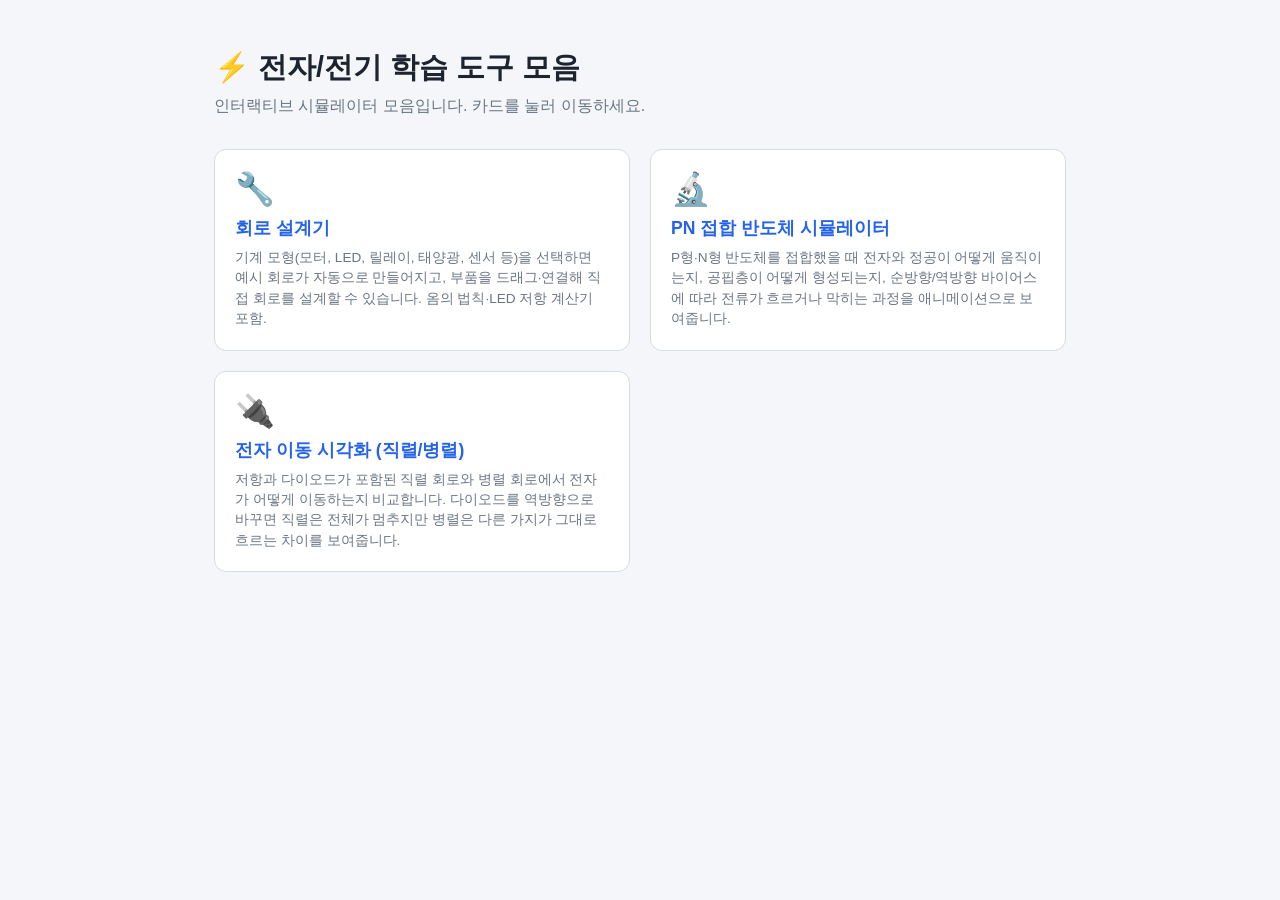
<file: index.html>
<!DOCTYPE html>
<html lang="ko">
<head>
<meta charset="UTF-8">
<meta name="viewport" content="width=device-width, initial-scale=1.0">
<title>newspring — 전자/전기 학습 도구 모음</title>
<link rel="stylesheet" href="assets/hub.css">
</head>
<body>
<div class="hub">
  <h1>⚡ 전자/전기 학습 도구 모음</h1>
  <p class="lead">인터랙티브 시뮬레이터 모음입니다. 카드를 눌러 이동하세요.</p>

  <div class="card-grid">
    <a class="card" href="circuit.html">
      <div class="card-icon">🔧</div>
      <h2>회로 설계기</h2>
      <p>기계 모형(모터, LED, 릴레이, 태양광, 센서 등)을 선택하면 예시 회로가 자동으로 만들어지고, 부품을 드래그·연결해 직접 회로를 설계할 수 있습니다. 옴의 법칙·LED 저항 계산기 포함.</p>
    </a>
    <a class="card" href="pn-junction.html">
      <div class="card-icon">🔬</div>
      <h2>PN 접합 반도체 시뮬레이터</h2>
      <p>P형·N형 반도체를 접합했을 때 전자와 정공이 어떻게 움직이는지, 공핍층이 어떻게 형성되는지, 순방향/역방향 바이어스에 따라 전류가 흐르거나 막히는 과정을 애니메이션으로 보여줍니다.</p>
    </a>
    <a class="card" href="electron-flow.html">
      <div class="card-icon">🔌</div>
      <h2>전자 이동 시각화 (직렬/병렬)</h2>
      <p>저항과 다이오드가 포함된 직렬 회로와 병렬 회로에서 전자가 어떻게 이동하는지 비교합니다. 다이오드를 역방향으로 바꾸면 직렬은 전체가 멈추지만 병렬은 다른 가지가 그대로 흐르는 차이를 보여줍니다.</p>
    </a>
  </div>
</div>
</body>
</html>
</file>
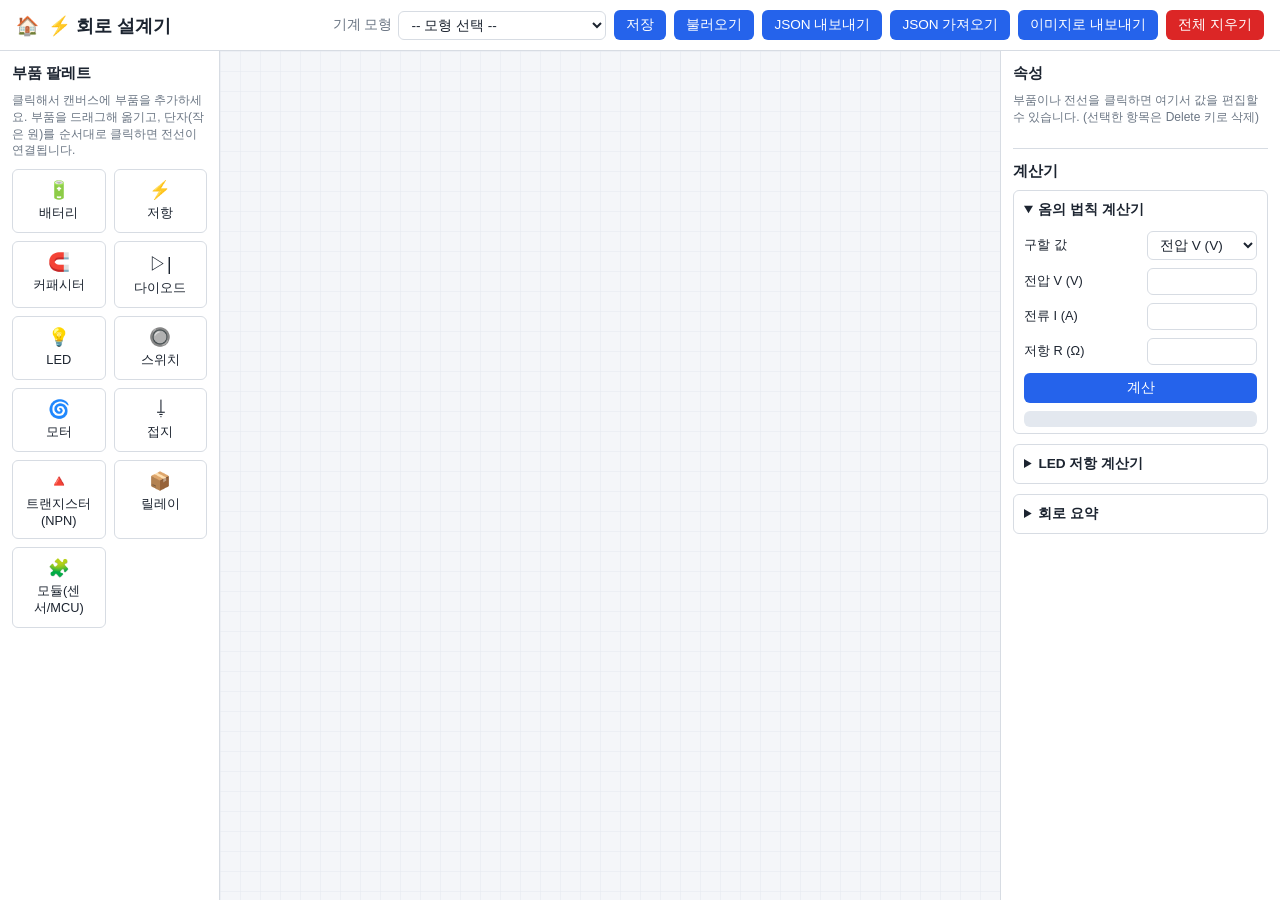
<file: circuit.html>
<!DOCTYPE html>
<html lang="ko">
<head>
<meta charset="UTF-8">
<meta name="viewport" content="width=device-width, initial-scale=1.0">
<title>회로 설계기 — 기계 모형 기반 회로 설계 도구</title>
<link rel="stylesheet" href="assets/style.css">
</head>
<body>
<div class="app">

  <header class="app-header">
    <h1><a href="index.html" class="home-link" title="홈으로">🏠</a> ⚡ 회로 설계기</h1>
    <div class="header-controls">
      <label class="field-inline">
        기계 모형
        <select id="machine-select">
          <option value="">-- 모형 선택 --</option>
          <option value="motor">DC 모터 구동 회로</option>
          <option value="led">LED 표시 회로</option>
          <option value="relay">릴레이 부하 구동 회로</option>
          <option value="solar">태양광 충전 회로</option>
          <option value="sensor">센서-MCU 인터페이스 회로</option>
          <option value="blank">빈 캔버스</option>
        </select>
      </label>
      <button id="btn-save">저장</button>
      <button id="btn-load">불러오기</button>
      <button id="btn-export-json">JSON 내보내기</button>
      <button id="btn-import-json">JSON 가져오기</button>
      <input type="file" id="file-import" accept="application/json" hidden>
      <button id="btn-export-svg">이미지로 내보내기</button>
      <button id="btn-clear" class="danger">전체 지우기</button>
    </div>
  </header>

  <div class="app-main">

    <aside class="palette">
      <h2>부품 팔레트</h2>
      <p class="hint">클릭해서 캔버스에 부품을 추가하세요. 부품을 드래그해 옮기고, 단자(작은 원)를 순서대로 클릭하면 전선이 연결됩니다.</p>
      <div class="palette-grid" id="palette-grid"></div>
    </aside>

    <main class="canvas-wrap" id="canvas-wrap">
      <svg id="canvas" viewBox="0 0 1400 900" preserveAspectRatio="xMinYMin meet">
        <defs>
          <pattern id="grid" width="20" height="20" patternUnits="userSpaceOnUse">
            <path d="M 20 0 L 0 0 0 20" fill="none" stroke="var(--grid-line)" stroke-width="1"/>
          </pattern>
          <marker id="arrow" markerWidth="6" markerHeight="6" refX="3" refY="3" orient="auto">
            <path d="M0,0 L6,3 L0,6 Z" fill="currentColor"/>
          </marker>
        </defs>
        <rect x="0" y="0" width="1400" height="900" fill="url(#grid)"/>
        <g id="wires-layer"></g>
        <g id="components-layer"></g>
      </svg>
    </main>

    <aside class="side-panel" id="side-panel">
      <div id="properties-panel">
        <h2>속성</h2>
        <p class="hint">부품이나 전선을 클릭하면 여기서 값을 편집할 수 있습니다. (선택한 항목은 Delete 키로 삭제)</p>
      </div>
      <div id="calculators-panel">
        <h2>계산기</h2>

        <details open>
          <summary>옴의 법칙 계산기</summary>
          <div class="calc-body">
            <label>구할 값
              <select id="ohm-target">
                <option value="V">전압 V (V)</option>
                <option value="I">전류 I (A)</option>
                <option value="R">저항 R (Ω)</option>
              </select>
            </label>
            <label>전압 V (V) <input type="number" id="ohm-v" step="any"></label>
            <label>전류 I (A) <input type="number" id="ohm-i" step="any"></label>
            <label>저항 R (Ω) <input type="number" id="ohm-r" step="any"></label>
            <button id="ohm-calc">계산</button>
            <div class="calc-result" id="ohm-result"></div>
          </div>
        </details>

        <details>
          <summary>LED 저항 계산기</summary>
          <div class="calc-body">
            <label>공급 전압 Vs (V) <input type="number" id="led-vs" value="9" step="any"></label>
            <label>LED 순방향전압 Vf (V) <input type="number" id="led-vf" value="2" step="any"></label>
            <label>목표 전류 If (mA) <input type="number" id="led-if" value="20" step="any"></label>
            <button id="led-calc">계산</button>
            <div class="calc-result" id="led-result"></div>
          </div>
        </details>

        <details>
          <summary>회로 요약</summary>
          <div class="calc-body" id="circuit-summary">부품이 없습니다.</div>
        </details>
      </div>
    </aside>

  </div>
</div>
<script src="assets/app.js"></script>
</body>
</html>
</file>
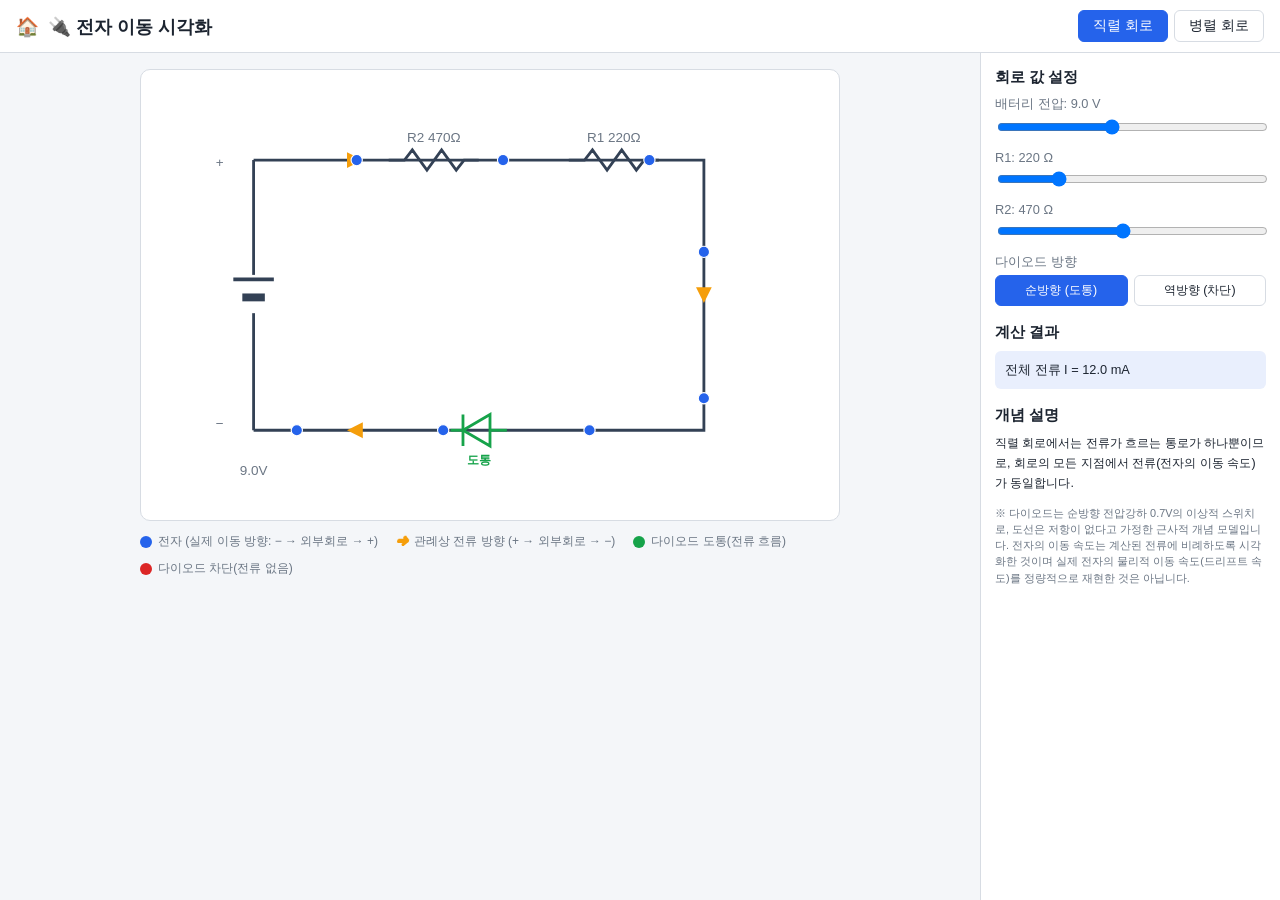
<file: electron-flow.html>
<!DOCTYPE html>
<html lang="ko">
<head>
<meta charset="UTF-8">
<meta name="viewport" content="width=device-width, initial-scale=1.0">
<title>전자 이동 시각화 — 직렬/병렬 회로 (저항·다이오드)</title>
<link rel="stylesheet" href="assets/electron-flow.css">
</head>
<body>
<div class="app">

  <header class="app-header">
    <h1><a href="index.html" class="home-link" title="홈으로">🏠</a> 🔌 전자 이동 시각화</h1>
    <div class="mode-tabs">
      <button id="tab-series" class="tab active">직렬 회로</button>
      <button id="tab-parallel" class="tab">병렬 회로</button>
    </div>
  </header>

  <div class="app-main">

    <main class="stage">
      <svg id="circuit-svg" viewBox="0 0 620 400" preserveAspectRatio="xMidYMin meet">
        <g id="static-layer"></g>
        <g id="electrons-layer"></g>
      </svg>

      <div class="legend">
        <span class="legend-item"><i class="dot electron"></i>전자 (실제 이동 방향: − → 외부회로 → +)</span>
        <span class="legend-item"><i class="arrow-swatch orange">➜</i>관례상 전류 방향 (+ → 외부회로 → −)</span>
        <span class="legend-item"><i class="dot conducting"></i>다이오드 도통(전류 흐름)</span>
        <span class="legend-item"><i class="dot blocking"></i>다이오드 차단(전류 없음)</span>
      </div>
    </main>

    <aside class="side-panel">
      <h2>회로 값 설정</h2>
      <div class="control-row">
        <label for="v-slider">배터리 전압: <span id="v-value">9.0 V</span></label>
        <input type="range" id="v-slider" min="1" max="20" step="0.5" value="9">
      </div>
      <div class="control-row">
        <label for="r1-slider">R1: <span id="r1-value">220 Ω</span></label>
        <input type="range" id="r1-slider" min="10" max="1000" step="10" value="220">
      </div>
      <div class="control-row">
        <label for="r2-slider">R2: <span id="r2-value">470 Ω</span></label>
        <input type="range" id="r2-slider" min="10" max="1000" step="10" value="470">
      </div>
      <div class="control-row">
        <label>다이오드 방향</label>
        <div class="btn-toggle">
          <button id="btn-forward" class="active">순방향 (도통)</button>
          <button id="btn-reverse">역방향 (차단)</button>
        </div>
      </div>

      <h2>계산 결과</h2>
      <div id="result-panel" class="info-panel"></div>

      <h2>개념 설명</h2>
      <div id="explain-panel" class="explain-panel"></div>

      <p class="disclaimer">※ 다이오드는 순방향 전압강하 0.7V의 이상적 스위치로, 도선은 저항이 없다고 가정한 근사적 개념 모델입니다. 전자의 이동 속도는 계산된 전류에 비례하도록 시각화한 것이며 실제 전자의 물리적 이동 속도(드리프트 속도)를 정량적으로 재현한 것은 아닙니다.</p>
    </aside>

  </div>
</div>
<script src="assets/electron-flow.js"></script>
</body>
</html>
</file>
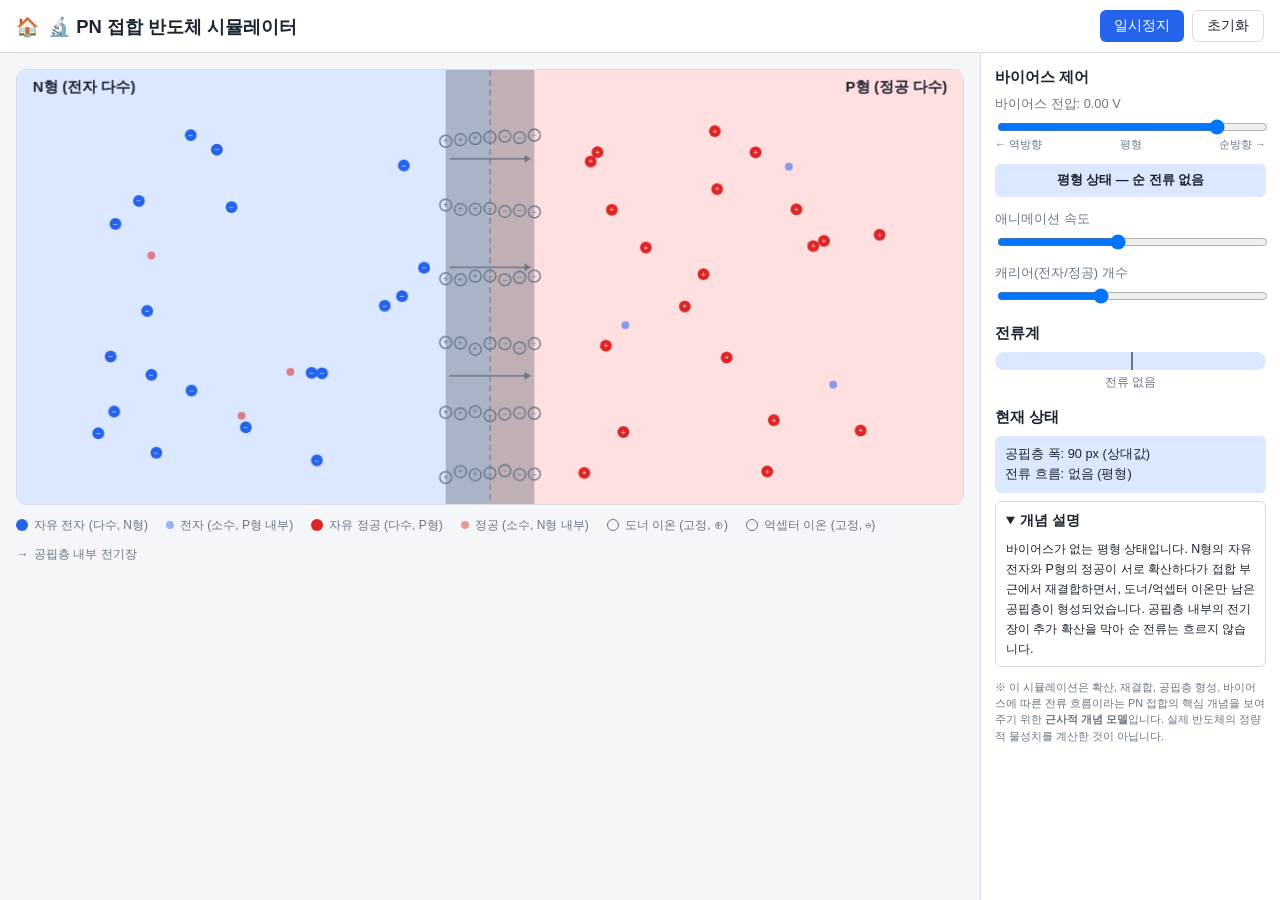
<file: pn-junction.html>
<!DOCTYPE html>
<html lang="ko">
<head>
<meta charset="UTF-8">
<meta name="viewport" content="width=device-width, initial-scale=1.0">
<title>PN 접합 반도체 시뮬레이터 — 전자/정공의 움직임</title>
<link rel="stylesheet" href="assets/pn-junction.css">
</head>
<body>
<div class="app">

  <header class="app-header">
    <h1><a href="index.html" class="home-link" title="홈으로">🏠</a> 🔬 PN 접합 반도체 시뮬레이터</h1>
    <div class="header-controls">
      <button id="btn-play">일시정지</button>
      <button id="btn-reset" class="secondary">초기화</button>
    </div>
  </header>

  <div class="app-main">

    <main class="stage">
      <canvas id="pn-canvas" width="960" height="440"></canvas>

      <div class="legend">
        <span class="legend-item"><i class="dot electron"></i>자유 전자 (다수, N형)</span>
        <span class="legend-item"><i class="dot electron minor"></i>전자 (소수, P형 내부)</span>
        <span class="legend-item"><i class="dot hole"></i>자유 정공 (다수, P형)</span>
        <span class="legend-item"><i class="dot hole minor"></i>정공 (소수, N형 내부)</span>
        <span class="legend-item"><i class="dot ion-plus"></i>도너 이온 (고정, ⊕)</span>
        <span class="legend-item"><i class="dot ion-minus"></i>억셉터 이온 (고정, ⊖)</span>
        <span class="legend-item"><i class="arrow-swatch">→</i>공핍층 내부 전기장</span>
      </div>
    </main>

    <aside class="side-panel">
      <h2>바이어스 제어</h2>
      <div class="control-row">
        <label for="bias-slider">바이어스 전압: <span id="bias-value">0.00 V</span></label>
        <input type="range" id="bias-slider" min="-5" max="1" step="0.05" value="0">
        <div class="bias-scale">
          <span>← 역방향</span><span>평형</span><span>순방향 →</span>
        </div>
      </div>
      <div id="state-badge" class="state-badge equilibrium">평형 상태 — 순 전류 없음</div>

      <div class="control-row">
        <label for="speed-slider">애니메이션 속도</label>
        <input type="range" id="speed-slider" min="0.2" max="2" step="0.1" value="1">
      </div>
      <div class="control-row">
        <label for="density-slider">캐리어(전자/정공) 개수</label>
        <input type="range" id="density-slider" min="8" max="40" step="2" value="20">
      </div>

      <h2>전류계</h2>
      <div class="meter-track">
        <div class="meter-zero"></div>
        <div id="meter-fill" class="meter-fill"></div>
      </div>
      <div id="meter-label" class="meter-label">전류 없음</div>

      <h2>현재 상태</h2>
      <div id="info-panel" class="info-panel">
        공핍층 폭: <span id="info-width">-</span><br>
        전류 흐름: <span id="info-current">-</span>
      </div>

      <details open>
        <summary>개념 설명</summary>
        <div id="explain-panel" class="explain-panel"></div>
      </details>

      <p class="disclaimer">※ 이 시뮬레이션은 확산, 재결합, 공핍층 형성, 바이어스에 따른 전류 흐름이라는 PN 접합의 핵심 개념을 보여주기 위한 <b>근사적 개념 모델</b>입니다. 실제 반도체의 정량적 물성치를 계산한 것이 아닙니다.</p>
    </aside>

  </div>
</div>
<script src="assets/pn-junction.js"></script>
</body>
</html>
</file>
<file: assets/hub.css>
:root {
  --bg: #f4f6f9;
  --panel-bg: #ffffff;
  --border: #d7dce3;
  --text: #1c2430;
  --muted: #6b7684;
  --accent: #2563eb;
}

@media (prefers-color-scheme: dark) {
  :root {
    --bg: #12161c;
    --panel-bg: #1a2029;
    --border: #2b3340;
    --text: #e6eaf0;
    --muted: #93a0b0;
    --accent: #4d8dff;
  }
}

* { box-sizing: border-box; }

html, body {
  margin: 0;
  min-height: 100%;
  background: var(--bg);
  color: var(--text);
  font-family: "Segoe UI", "Malgun Gothic", -apple-system, BlinkMacSystemFont, sans-serif;
}

.hub {
  max-width: 900px;
  margin: 0 auto;
  padding: 48px 24px 64px;
}

.hub h1 {
  font-size: 1.8rem;
  margin: 0 0 8px;
}

.lead {
  color: var(--muted);
  margin: 0 0 32px;
}

.card-grid {
  display: grid;
  grid-template-columns: repeat(auto-fit, minmax(280px, 1fr));
  gap: 20px;
}

.card {
  display: block;
  background: var(--panel-bg);
  border: 1px solid var(--border);
  border-radius: 12px;
  padding: 20px;
  text-decoration: none;
  color: var(--text);
  transition: transform 0.15s ease, border-color 0.15s ease;
}

.card:hover {
  transform: translateY(-2px);
  border-color: var(--accent);
}

.card-icon {
  font-size: 2rem;
  margin-bottom: 8px;
}

.card h2 {
  font-size: 1.1rem;
  margin: 0 0 8px;
  color: var(--accent);
}

.card p {
  font-size: 0.85rem;
  line-height: 1.5;
  color: var(--muted);
  margin: 0;
}
</file>
<file: assets/style.css>
:root {
  --bg: #f4f6f9;
  --panel-bg: #ffffff;
  --border: #d7dce3;
  --text: #1c2430;
  --muted: #6b7684;
  --accent: #2563eb;
  --accent-hover: #1d4ed8;
  --danger: #dc2626;
  --danger-hover: #b91c1c;
  --grid-line: #e3e8ef;
  --component: #1c2430;
  --component-selected: #2563eb;
  --wire: #334155;
  --wire-selected: #2563eb;
}

@media (prefers-color-scheme: dark) {
  :root {
    --bg: #12161c;
    --panel-bg: #1a2029;
    --border: #2b3340;
    --text: #e6eaf0;
    --muted: #93a0b0;
    --accent: #4d8dff;
    --accent-hover: #6ea0ff;
    --danger: #f16565;
    --danger-hover: #ff8080;
    --grid-line: #232b36;
    --component: #e6eaf0;
    --component-selected: #4d8dff;
    --wire: #b7c1cd;
    --wire-selected: #4d8dff;
  }
}

* { box-sizing: border-box; }

html, body {
  margin: 0;
  height: 100%;
  background: var(--bg);
  color: var(--text);
  font-family: "Segoe UI", "Malgun Gothic", -apple-system, BlinkMacSystemFont, sans-serif;
}

.app {
  display: flex;
  flex-direction: column;
  height: 100vh;
}

.app-header {
  display: flex;
  flex-wrap: wrap;
  align-items: center;
  justify-content: space-between;
  gap: 12px;
  padding: 10px 16px;
  background: var(--panel-bg);
  border-bottom: 1px solid var(--border);
}

.app-header h1 {
  font-size: 1.15rem;
  margin: 0;
  white-space: nowrap;
}

.home-link {
  text-decoration: none;
  margin-right: 4px;
}

.header-controls {
  display: flex;
  flex-wrap: wrap;
  gap: 8px;
  align-items: center;
}

.field-inline {
  display: flex;
  align-items: center;
  gap: 6px;
  font-size: 0.85rem;
  color: var(--muted);
}

select, input[type="number"], input[type="text"] {
  background: var(--panel-bg);
  color: var(--text);
  border: 1px solid var(--border);
  border-radius: 6px;
  padding: 5px 8px;
  font-size: 0.85rem;
}

button {
  background: var(--accent);
  color: #fff;
  border: none;
  border-radius: 6px;
  padding: 6px 12px;
  font-size: 0.85rem;
  cursor: pointer;
  transition: background 0.15s ease;
}

button:hover { background: var(--accent-hover); }

button.danger { background: var(--danger); }
button.danger:hover { background: var(--danger-hover); }

button.secondary {
  background: transparent;
  color: var(--text);
  border: 1px solid var(--border);
}
button.secondary:hover { background: var(--grid-line); }

.app-main {
  flex: 1;
  display: flex;
  min-height: 0;
}

.palette {
  width: 220px;
  flex: none;
  background: var(--panel-bg);
  border-right: 1px solid var(--border);
  padding: 12px;
  overflow-y: auto;
}

.palette h2, .side-panel h2 {
  font-size: 0.95rem;
  margin: 0 0 8px;
}

.hint {
  font-size: 0.75rem;
  color: var(--muted);
  line-height: 1.4;
  margin: 0 0 10px;
}

.palette-grid {
  display: grid;
  grid-template-columns: 1fr 1fr;
  gap: 8px;
}

.palette-grid button {
  background: var(--panel-bg);
  color: var(--text);
  border: 1px solid var(--border);
  padding: 10px 6px;
  font-size: 0.8rem;
  display: flex;
  flex-direction: column;
  align-items: center;
  gap: 4px;
}

.palette-grid button:hover {
  border-color: var(--accent);
  color: var(--accent);
  background: var(--grid-line);
}

.palette-grid .sym {
  font-size: 1.1rem;
}

.canvas-wrap {
  flex: 1;
  overflow: auto;
  background: var(--bg);
}

#canvas {
  display: block;
  width: 1400px;
  height: 900px;
  color: var(--component);
}

.component .value-label, .pin-label {
  fill: var(--muted);
  font-size: 11px;
}

.sym-text {
  fill: var(--component);
  font-size: 12px;
  font-weight: 600;
}

.component path, .component line, .component circle, .component rect {
  stroke: currentColor;
  fill: none;
  stroke-width: 2;
}

.component.selected {
  color: var(--component-selected);
}
.component.selected rect, .component.selected circle {
  filter: drop-shadow(0 0 2px var(--component-selected));
}

.terminal {
  fill: var(--panel-bg);
  stroke: var(--wire);
  stroke-width: 1.5;
  cursor: crosshair;
}
.terminal:hover {
  fill: var(--accent);
  stroke: var(--accent);
}
.terminal.pending {
  fill: var(--danger);
  stroke: var(--danger);
}

.wire {
  stroke: var(--wire);
  stroke-width: 2;
  fill: none;
  cursor: pointer;
}
.wire:hover {
  stroke: var(--accent);
}
.wire.selected {
  stroke: var(--wire-selected);
  stroke-dasharray: 5 3;
}

.component-body {
  cursor: grab;
}
.component-body:active {
  cursor: grabbing;
}

.side-panel {
  width: 280px;
  flex: none;
  background: var(--panel-bg);
  border-left: 1px solid var(--border);
  padding: 12px;
  overflow-y: auto;
}

#properties-panel {
  border-bottom: 1px solid var(--border);
  padding-bottom: 12px;
  margin-bottom: 12px;
}

.prop-row {
  display: flex;
  flex-direction: column;
  gap: 3px;
  margin-bottom: 10px;
  font-size: 0.8rem;
  color: var(--muted);
}

.prop-row input {
  font-size: 0.9rem;
}

details {
  border: 1px solid var(--border);
  border-radius: 6px;
  margin-bottom: 10px;
  padding: 6px 10px;
}

summary {
  cursor: pointer;
  font-size: 0.85rem;
  font-weight: 600;
  padding: 4px 0;
}

.calc-body {
  display: flex;
  flex-direction: column;
  gap: 8px;
  padding-top: 8px;
  font-size: 0.8rem;
}

.calc-body label {
  display: flex;
  justify-content: space-between;
  align-items: center;
  gap: 8px;
}

.calc-body input, .calc-body select {
  width: 110px;
}

.calc-result {
  background: var(--grid-line);
  border-radius: 6px;
  padding: 8px;
  font-size: 0.8rem;
  white-space: pre-line;
  min-height: 1.2em;
}

#circuit-summary {
  font-size: 0.8rem;
  line-height: 1.6;
  color: var(--text);
}

@media (max-width: 900px) {
  .app-main { flex-direction: column; }
  .palette, .side-panel { width: 100%; border: none; border-bottom: 1px solid var(--border); }
  .palette-grid { grid-template-columns: repeat(4, 1fr); }
}
</file>
<file: assets/electron-flow.css>
:root {
  --bg: #f4f6f9;
  --panel-bg: #ffffff;
  --border: #d7dce3;
  --text: #1c2430;
  --muted: #6b7684;
  --accent: #2563eb;
  --accent-hover: #1d4ed8;
  --wire: #334155;
  --electron: #2563eb;
  --conducting: #16a34a;
  --blocking: #dc2626;
  --current-arrow: #f59e0b;
}

@media (prefers-color-scheme: dark) {
  :root {
    --bg: #12161c;
    --panel-bg: #1a2029;
    --border: #2b3340;
    --text: #e6eaf0;
    --muted: #93a0b0;
    --accent: #4d8dff;
    --accent-hover: #6ea0ff;
    --wire: #b7c1cd;
    --electron: #5b9dff;
    --conducting: #4ade80;
    --blocking: #f87171;
    --current-arrow: #fbbf24;
  }
}

* { box-sizing: border-box; }

html, body {
  margin: 0;
  height: 100%;
  background: var(--bg);
  color: var(--text);
  font-family: "Segoe UI", "Malgun Gothic", -apple-system, BlinkMacSystemFont, sans-serif;
}

.app { display: flex; flex-direction: column; height: 100vh; }

.app-header {
  display: flex;
  align-items: center;
  justify-content: space-between;
  gap: 12px;
  padding: 10px 16px;
  background: var(--panel-bg);
  border-bottom: 1px solid var(--border);
  flex-wrap: wrap;
}

.app-header h1 { font-size: 1.15rem; margin: 0; }
.home-link { text-decoration: none; margin-right: 4px; }

.mode-tabs { display: flex; gap: 6px; }
.tab {
  background: transparent;
  color: var(--text);
  border: 1px solid var(--border);
  border-radius: 6px;
  padding: 6px 14px;
  font-size: 0.85rem;
  cursor: pointer;
}
.tab.active { background: var(--accent); color: #fff; border-color: var(--accent); }

button {
  background: var(--accent);
  color: #fff;
  border: none;
  border-radius: 6px;
  padding: 6px 12px;
  font-size: 0.85rem;
  cursor: pointer;
}
button:hover { background: var(--accent-hover); }

.btn-toggle { display: flex; gap: 6px; }
.btn-toggle button {
  flex: 1;
  background: transparent;
  color: var(--text);
  border: 1px solid var(--border);
  font-size: 0.78rem;
  padding: 6px 4px;
}
.btn-toggle button.active { background: var(--accent); color: #fff; border-color: var(--accent); }

.app-main { flex: 1; display: flex; min-height: 0; }

.stage {
  flex: 1;
  display: flex;
  flex-direction: column;
  align-items: center;
  padding: 16px;
  overflow: auto;
  gap: 12px;
}

#circuit-svg {
  width: 100%;
  max-width: 700px;
  height: auto;
  background: var(--panel-bg);
  border: 1px solid var(--border);
  border-radius: 10px;
  color: var(--wire);
}

.wire { stroke: var(--wire); stroke-width: 2.5; fill: none; }
.comp-line { stroke: var(--wire); stroke-width: 2.5; fill: none; }
.node-dot { fill: var(--wire); }
.value-label { fill: var(--muted); font-size: 12px; }
.state-label { font-size: 11px; font-weight: 700; }
.state-label.conducting { fill: var(--conducting); }
.state-label.blocking { fill: var(--blocking); }
.diode-shape.conducting { stroke: var(--conducting); fill: none; }
.diode-shape.blocking { stroke: var(--blocking); fill: none; }
.current-arrow { fill: var(--current-arrow); }

.legend {
  display: flex;
  flex-wrap: wrap;
  gap: 10px 18px;
  font-size: 0.75rem;
  color: var(--muted);
  max-width: 700px;
}
.legend-item { display: flex; align-items: center; gap: 6px; }
.dot { width: 12px; height: 12px; border-radius: 50%; display: inline-block; }
.dot.electron { background: var(--electron); }
.dot.conducting { background: var(--conducting); }
.dot.blocking { background: var(--blocking); }
.arrow-swatch { color: var(--current-arrow); font-weight: bold; }
.arrow-swatch.orange { color: var(--current-arrow); }

.side-panel {
  width: 300px;
  flex: none;
  background: var(--panel-bg);
  border-left: 1px solid var(--border);
  padding: 14px;
  overflow-y: auto;
}
.side-panel h2 { font-size: 0.95rem; margin: 16px 0 8px; }
.side-panel h2:first-child { margin-top: 0; }

.control-row { margin-bottom: 12px; font-size: 0.8rem; }
.control-row label { display: block; margin-bottom: 4px; color: var(--muted); }
.control-row input[type="range"] { width: 100%; }

.info-panel {
  font-size: 0.8rem;
  line-height: 1.7;
  background: color-mix(in srgb, var(--accent) 10%, var(--panel-bg));
  border-radius: 6px;
  padding: 8px 10px;
  margin-bottom: 8px;
}

.explain-panel {
  font-size: 0.78rem;
  line-height: 1.6;
  color: var(--text);
  margin-bottom: 10px;
}

.disclaimer { font-size: 0.68rem; color: var(--muted); line-height: 1.5; }

@media (max-width: 900px) {
  .app-main { flex-direction: column; }
  .side-panel { width: 100%; border: none; border-top: 1px solid var(--border); }
}
</file>
<file: assets/pn-junction.css>
:root {
  --bg: #f4f6f9;
  --panel-bg: #ffffff;
  --border: #d7dce3;
  --text: #1c2430;
  --muted: #6b7684;
  --accent: #2563eb;
  --accent-hover: #1d4ed8;
  --n-region: #dbe8ff;
  --p-region: #ffe0e0;
  --depletion: #4b5563;
  --electron: #2563eb;
  --hole: #dc2626;
  --ion-plus: #64748b;
  --ion-minus: #64748b;
}

@media (prefers-color-scheme: dark) {
  :root {
    --bg: #12161c;
    --panel-bg: #1a2029;
    --border: #2b3340;
    --text: #e6eaf0;
    --muted: #93a0b0;
    --accent: #4d8dff;
    --accent-hover: #6ea0ff;
    --n-region: #1b2740;
    --p-region: #3a1f22;
    --depletion: #8a94a3;
    --electron: #5b9dff;
    --hole: #ff6b6b;
    --ion-plus: #9aa5b3;
    --ion-minus: #9aa5b3;
  }
}

* { box-sizing: border-box; }

html, body {
  margin: 0;
  height: 100%;
  background: var(--bg);
  color: var(--text);
  font-family: "Segoe UI", "Malgun Gothic", -apple-system, BlinkMacSystemFont, sans-serif;
}

.app {
  display: flex;
  flex-direction: column;
  height: 100vh;
}

.app-header {
  display: flex;
  align-items: center;
  justify-content: space-between;
  gap: 12px;
  padding: 10px 16px;
  background: var(--panel-bg);
  border-bottom: 1px solid var(--border);
}

.app-header h1 {
  font-size: 1.15rem;
  margin: 0;
}

.home-link { text-decoration: none; margin-right: 4px; }

.header-controls { display: flex; gap: 8px; }

button {
  background: var(--accent);
  color: #fff;
  border: none;
  border-radius: 6px;
  padding: 6px 14px;
  font-size: 0.85rem;
  cursor: pointer;
}
button:hover { background: var(--accent-hover); }
button.secondary {
  background: transparent;
  color: var(--text);
  border: 1px solid var(--border);
}
button.secondary:hover { background: var(--n-region); }

.app-main {
  flex: 1;
  display: flex;
  min-height: 0;
}

.stage {
  flex: 1;
  display: flex;
  flex-direction: column;
  align-items: center;
  justify-content: flex-start;
  padding: 16px;
  overflow: auto;
  gap: 12px;
}

#pn-canvas {
  max-width: 100%;
  height: auto;
  background: var(--panel-bg);
  border: 1px solid var(--border);
  border-radius: 10px;
}

.legend {
  display: flex;
  flex-wrap: wrap;
  gap: 12px 18px;
  font-size: 0.75rem;
  color: var(--muted);
  max-width: 960px;
}

.legend-item {
  display: flex;
  align-items: center;
  gap: 6px;
}

.dot {
  width: 12px;
  height: 12px;
  border-radius: 50%;
  display: inline-block;
}
.dot.electron { background: var(--electron); }
.dot.electron.minor { background: var(--electron); opacity: 0.45; width: 8px; height: 8px; }
.dot.hole { background: var(--hole); }
.dot.hole.minor { background: var(--hole); opacity: 0.45; width: 8px; height: 8px; }
.dot.ion-plus, .dot.ion-minus {
  background: transparent;
  border: 1.5px solid var(--ion-plus);
}
.arrow-swatch {
  color: var(--muted);
  font-weight: bold;
}

.side-panel {
  width: 300px;
  flex: none;
  background: var(--panel-bg);
  border-left: 1px solid var(--border);
  padding: 14px;
  overflow-y: auto;
}

.side-panel h2 {
  font-size: 0.95rem;
  margin: 16px 0 8px;
}
.side-panel h2:first-child { margin-top: 0; }

.control-row {
  margin-bottom: 12px;
  font-size: 0.8rem;
}
.control-row label {
  display: block;
  margin-bottom: 4px;
  color: var(--muted);
}
.control-row input[type="range"] {
  width: 100%;
}

.bias-scale {
  display: flex;
  justify-content: space-between;
  font-size: 0.68rem;
  color: var(--muted);
}

.state-badge {
  border-radius: 6px;
  padding: 8px 10px;
  font-size: 0.8rem;
  font-weight: 600;
  text-align: center;
  margin-bottom: 14px;
}
.state-badge.equilibrium { background: var(--n-region); color: var(--text); }
.state-badge.forward { background: #22c55e33; color: #16803c; }
.state-badge.reverse { background: #ef444433; color: #b91c1c; }
@media (prefers-color-scheme: dark) {
  .state-badge.forward { color: #4ade80; }
  .state-badge.reverse { color: #fca5a5; }
}

.meter-track {
  position: relative;
  height: 18px;
  background: var(--n-region);
  border-radius: 9px;
  overflow: hidden;
  margin-bottom: 4px;
}
.meter-zero {
  position: absolute;
  left: 50%;
  top: 0;
  bottom: 0;
  width: 2px;
  background: var(--muted);
}
.meter-fill {
  position: absolute;
  top: 0;
  bottom: 0;
  left: 50%;
  width: 0;
  background: var(--accent);
  transition: width 0.15s ease, left 0.15s ease;
}
.meter-label {
  font-size: 0.75rem;
  color: var(--muted);
  margin-bottom: 14px;
  text-align: center;
}

.info-panel {
  font-size: 0.8rem;
  line-height: 1.6;
  background: var(--n-region);
  border-radius: 6px;
  padding: 8px 10px;
  margin-bottom: 8px;
}

details {
  border: 1px solid var(--border);
  border-radius: 6px;
  padding: 6px 10px;
  margin-bottom: 12px;
}
summary {
  cursor: pointer;
  font-size: 0.85rem;
  font-weight: 600;
  padding: 4px 0;
}
.explain-panel {
  font-size: 0.78rem;
  line-height: 1.6;
  color: var(--text);
  padding-top: 6px;
}

.disclaimer {
  font-size: 0.68rem;
  color: var(--muted);
  line-height: 1.5;
}

@media (max-width: 900px) {
  .app-main { flex-direction: column; }
  .side-panel { width: 100%; border: none; border-top: 1px solid var(--border); }
}
</file>
